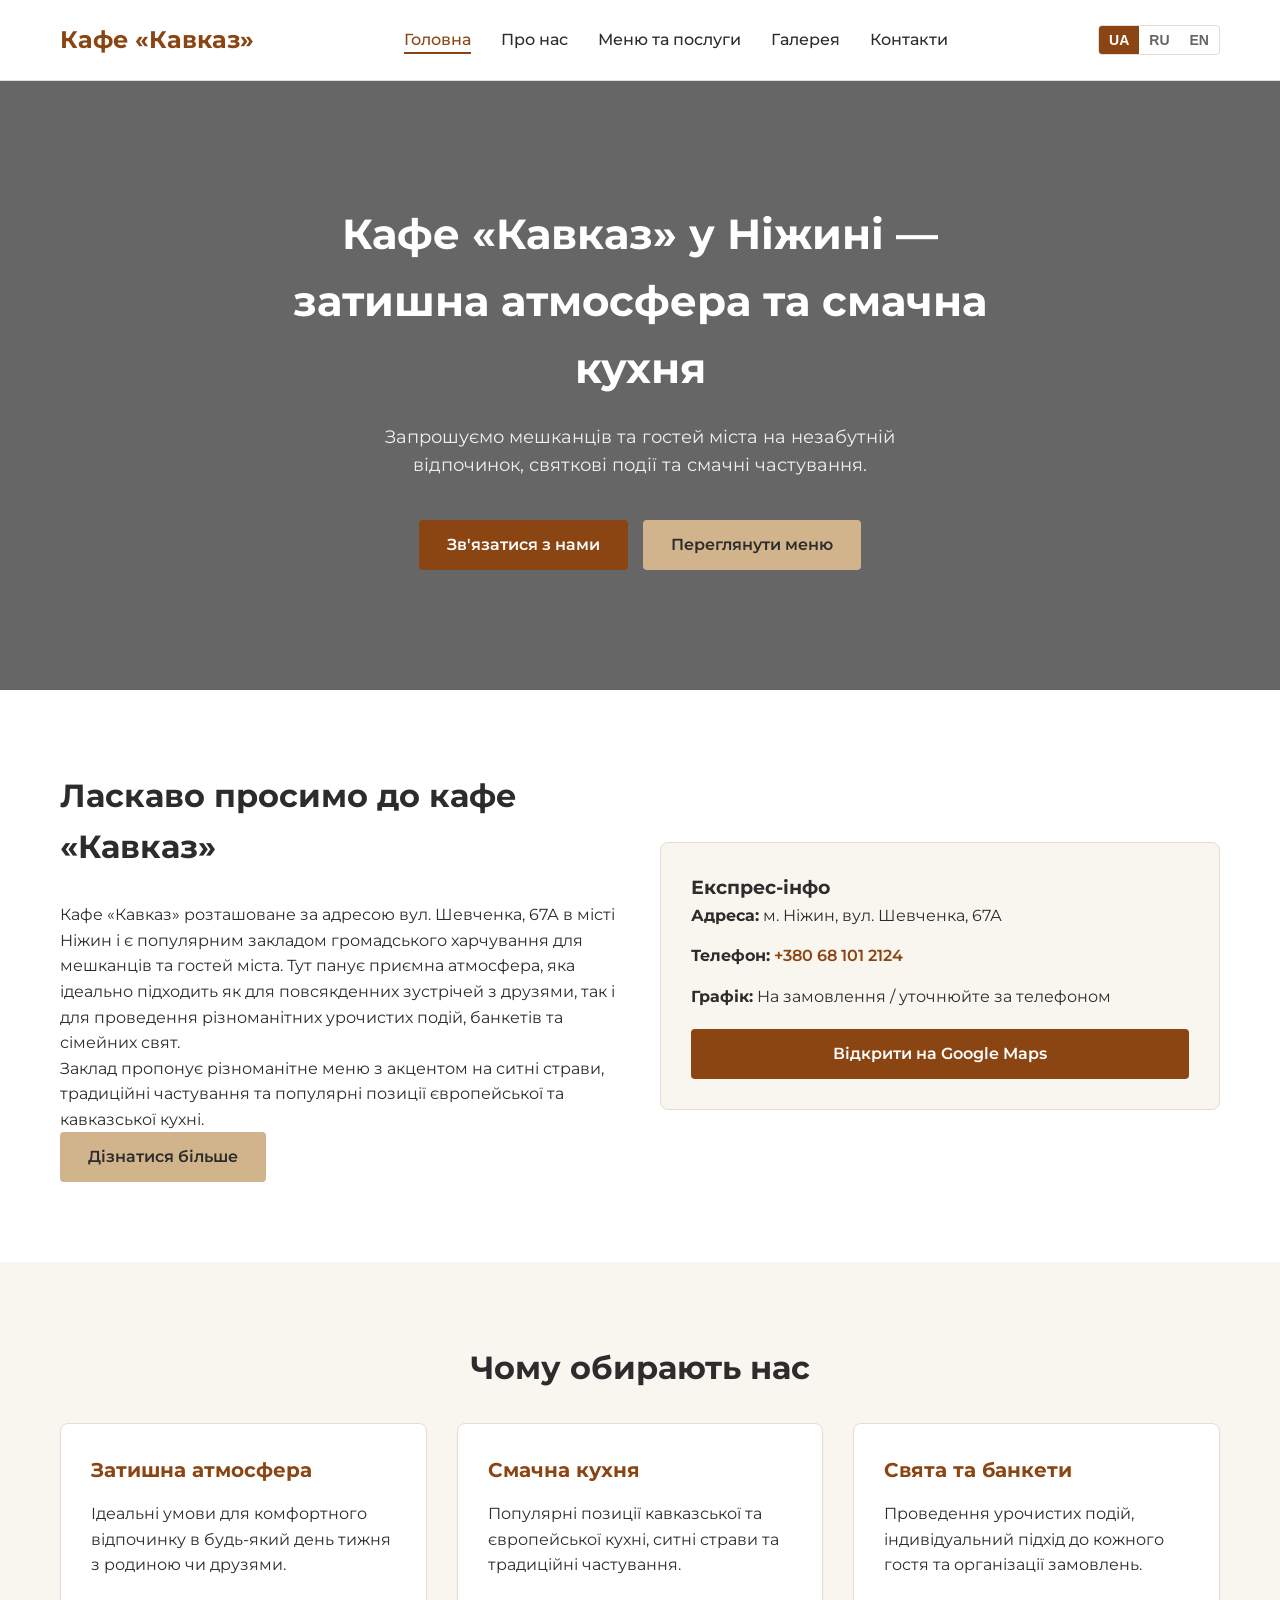
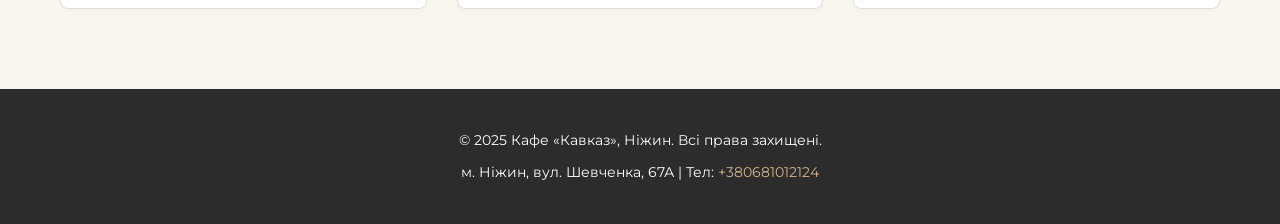
<file: index.html>
<!DOCTYPE html>
<html lang="uk">
<head>
    <meta charset="UTF-8">
    <meta name="viewport" content="width=device-width, initial-scale=1.0">
    <title>Кафе «Кавказ» у Ніжині — Головна</title>
    <link rel="preconnect" href="https://fonts.googleapis.com">
    <link rel="preconnect" href="https://fonts.gstatic.com" crossorigin>
    <link href="https://fonts.googleapis.com/css2?family=Montserrat:wght@400;500;600;700&display=swap" rel="stylesheet">
    <link rel="stylesheet" href="assets/style.css">
</head>
<body>
    <header class="site-header">
        <div class="container nav-container">
            <a href="index.html" class="logo">Кафе «Кавказ»</a>
            <nav class="main-nav" id="mainNav">
                <ul>
                    <li><a href="index.html" class="active" data-i18n="nav_home">Головна</a></li>
                    <li><a href="about.html" data-i18n="nav_about">Про нас</a></li>
                    <li><a href="services.html" data-i18n="nav_services">Меню та послуги</a></li>
                    <li><a href="gallery.html" data-i18n="nav_gallery">Галерея</a></li>
                    <li><a href="contacts.html" data-i18n="nav_contacts">Контакти</a></li>
                </ul>
            </nav>
            <div class="header-actions">
                <div class="lang-switcher">
                    <button class="lang-btn active" data-lang="uk">UA</button>
                    <button class="lang-btn" data-lang="ru">RU</button>
                    <button class="lang-btn" data-lang="en">EN</button>
                </div>
                <button class="menu-toggle" id="menuToggle" aria-label="Меню">
                    <span></span><span></span><span></span>
                </button>
            </div>
        </div>
    </header>

    <main>
        <section class="hero">
            <div class="container hero-content">
                <h1 data-i18n="hero_title">Кафе «Кавказ» у Ніжині — затишна атмосфера та смачна кухня</h1>
                <p data-i18n="hero_subtitle">Запрошуємо мешканців та гостей міста на незабутній відпочинок, святкові події та смачні частування.</p>
                <div class="hero-buttons">
                    <a href="contacts.html" class="btn btn-primary" data-i18n="btn_contact">Зв'язатися з нами</a>
                    <a href="services.html" class="btn btn-secondary" data-i18n="btn_menu">Переглянути меню</a>
                </div>
            </div>
        </section>

        <section class="section">
            <div class="container">
                <div class="grid-2">
                    <div>
                        <h2 class="section-title" data-i18n="welcome_title">Ласкаво просимо до кафе «Кавказ»</h2>
                        <p data-i18n="welcome_p1">Кафе «Кавказ» розташоване за адресою вул. Шевченка, 67А в місті Ніжин і є популярним закладом громадського харчування для мешканців та гостей міста. Тут панує приємна атмосфера, яка ідеально підходить як для повсякденних зустрічей з друзями, так і для проведення різноманітних урочистих подій, банкетів та сімейних свят.</p>
                        <p data-i18n="welcome_p2">Заклад пропонує різноманітне меню з акцентом на ситні страви, традиційні частування та популярні позиції європейської та кавказської кухні.</p>
                        <a href="about.html" class="btn btn-secondary" data-i18n="read_more">Дізнатися більше</a>
                    </div>
                    <div class="info-card">
                        <h3 data-i18n="quick_info">Експрес-інфо</h3>
                        <ul class="info-list">
                            <li><strong data-i18n="lbl_address">Адреса:</strong> м. Ніжин, вул. Шевченка, 67А</li>
                            <li><strong data-i18n="lbl_phone">Телефон:</strong> <a href="tel:+380681012124">+380 68 101 2124</a></li>
                            <li><strong data-i18n="lbl_hours">Графік:</strong> <span data-i18n="hours_val">На замовлення / уточнюйте за телефоном</span></li>
                        </ul>
                        <div class="map-link-wrap" style="margin-top: 20px;">
                            <a href="https://www.google.com/maps/search/?api=1&query=Кафе+Кавказ+Ніжин+вул+Шевченка+67А" target="_blank" rel="noopener" class="btn btn-primary" style="width: 100%; text-align: center;" data-i18n="open_map">Відкрити на Google Maps</a>
                        </div>
                    </div>
                </div>
            </div>
        </section>

        <section class="section bg-light">
            <div class="container">
                <h2 class="section-title text-center" data-i18n="advantages_title">Чому обирають нас</h2>
                <div class="grid-3">
                    <div class="card">
                        <h3 data-i18n="adv_1_title">Затишна атмосфера</h3>
                        <p data-i18n="adv_1_desc">Ідеальні умови для комфортного відпочинку в будь-який день тижня з родиною чи друзями.</p>
                    </div>
                    <div class="card">
                        <h3 data-i18n="adv_2_title">Смачна кухня</h3>
                        <p data-i18n="adv_2_desc">Популярні позиції кавказської та європейської кухні, ситні страви та традиційні частування.</p>
                    </div>
                    <div class="card">
                        <h3 data-i18n="adv_3_title">Свята та банкети</h3>
                        <p data-i18n="adv_3_desc">Проведення урочистих подій, індивідуальний підхід до кожного гостя та організації замовлень.</p>
                    </div>
                </div>
            </div>
        </section>
    </main>

    <footer class="site-footer">
        <div class="container footer-content">
            <p>&copy; 2025 Кафе «Кавказ», Ніжин. <span data-i18n="all_rights">Всі права захищені.</span></p>
            <p>м. Ніжин, вул. Шевченка, 67А | Тел: <a href="tel:+380681012124">+380681012124</a></p>
        </div>
    </footer>

    <script src="assets/script.js"></script>
</body>
</html>
</file>
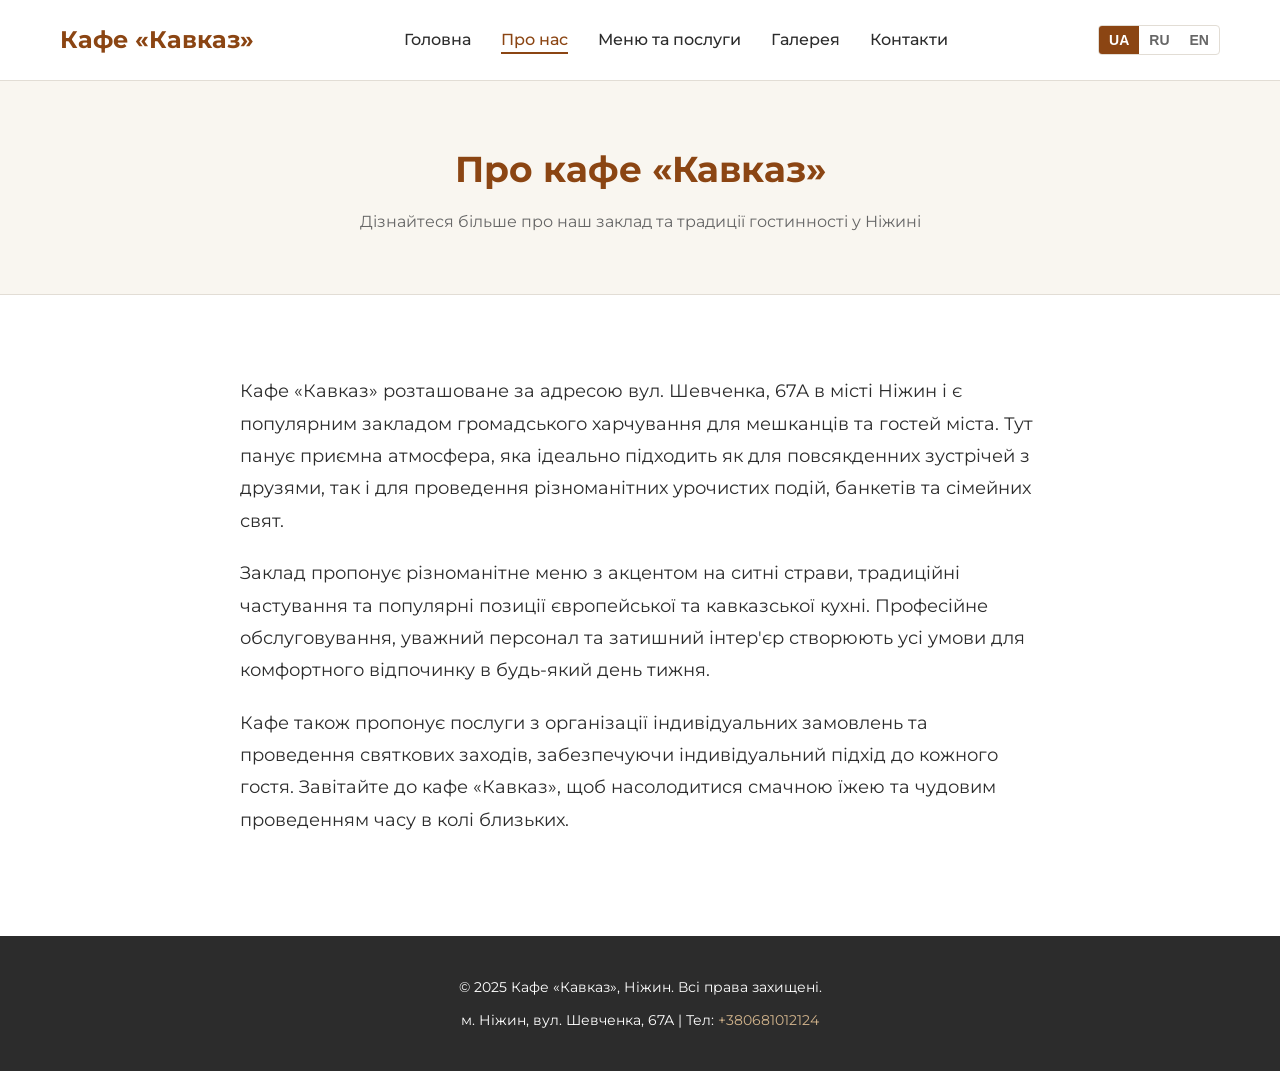
<file: about.html>
<!DOCTYPE html>
<html lang="uk">
<head>
    <meta charset="UTF-8">
    <meta name="viewport" content="width=device-width, initial-scale=1.0">
    <title>Кафе «Кавказ» у Ніжині — Про нас</title>
    <link rel="preconnect" href="https://fonts.googleapis.com">
    <link rel="preconnect" href="https://fonts.gstatic.com" crossorigin>
    <link href="https://fonts.googleapis.com/css2?family=Montserrat:wght@400;500;600;700&display=swap" rel="stylesheet">
    <link rel="stylesheet" href="assets/style.css">
</head>
<body>
    <header class="site-header">
        <div class="container nav-container">
            <a href="index.html" class="logo">Кафе «Кавказ»</a>
            <nav class="main-nav" id="mainNav">
                <ul>
                    <li><a href="index.html" data-i18n="nav_home">Головна</a></li>
                    <li><a href="about.html" class="active" data-i18n="nav_about">Про нас</a></li>
                    <li><a href="services.html" data-i18n="nav_services">Меню та послуги</a></li>
                    <li><a href="gallery.html" data-i18n="nav_gallery">Галерея</a></li>
                    <li><a href="contacts.html" data-i18n="nav_contacts">Контакти</a></li>
                </ul>
            </nav>
            <div class="header-actions">
                <div class="lang-switcher">
                    <button class="lang-btn active" data-lang="uk">UA</button>
                    <button class="lang-btn" data-lang="ru">RU</button>
                    <button class="lang-btn" data-lang="en">EN</button>
                </div>
                <button class="menu-toggle" id="menuToggle" aria-label="Меню">
                    <span></span><span></span><span></span>
                </button>
            </div>
        </div>
    </header>

    <main>
        <section class="page-header">
            <div class="container">
                <h1 data-i18n="about_page_title">Про кафе «Кавказ»</h1>
                <p data-i18n="about_page_subtitle">Дізнайтеся більше про наш заклад та традиції гостинності у Ніжині</p>
            </div>
        </section>

        <section class="section">
            <div class="container">
                <div class="about-content-block">
                    <p data-i18n="about_p1">Кафе «Кавказ» розташоване за адресою вул. Шевченка, 67А в місті Ніжин і є популярним закладом громадського харчування для мешканців та гостей міста. Тут панує приємна атмосфера, яка ідеально підходить як для повсякденних зустрічей з друзями, так і для проведення різноманітних урочистих подій, банкетів та сімейних свят.</p>
                    <p data-i18n="about_p2">Заклад пропонує різноманітне меню з акцентом на ситні страви, традиційні частування та популярні позиції європейської та кавказської кухні. Професійне обслуговування, уважний персонал та затишний інтер'єр створюють усі умови для комфортного відпочинку в будь-який день тижня.</p>
                    <p data-i18n="about_p3">Кафе також пропонує послуги з організації індивідуальних замовлень та проведення святкових заходів, забезпечуючи індивідуальний підхід до кожного гостя. Завітайте до кафе «Кавказ», щоб насолодитися смачною їжею та чудовим проведенням часу в колі близьких.</p>
                </div>
            </div>
        </section>
    </main>

    <footer class="site-footer">
        <div class="container footer-content">
            <p>&copy; 2025 Кафе «Кавказ», Ніжин. <span data-i18n="all_rights">Всі права захищені.</span></p>
            <p>м. Ніжин, вул. Шевченка, 67А | Тел: <a href="tel:+380681012124">+380681012124</a></p>
        </div>
    </footer>

    <script src="assets/script.js"></script>
</body>
</html>
</file>
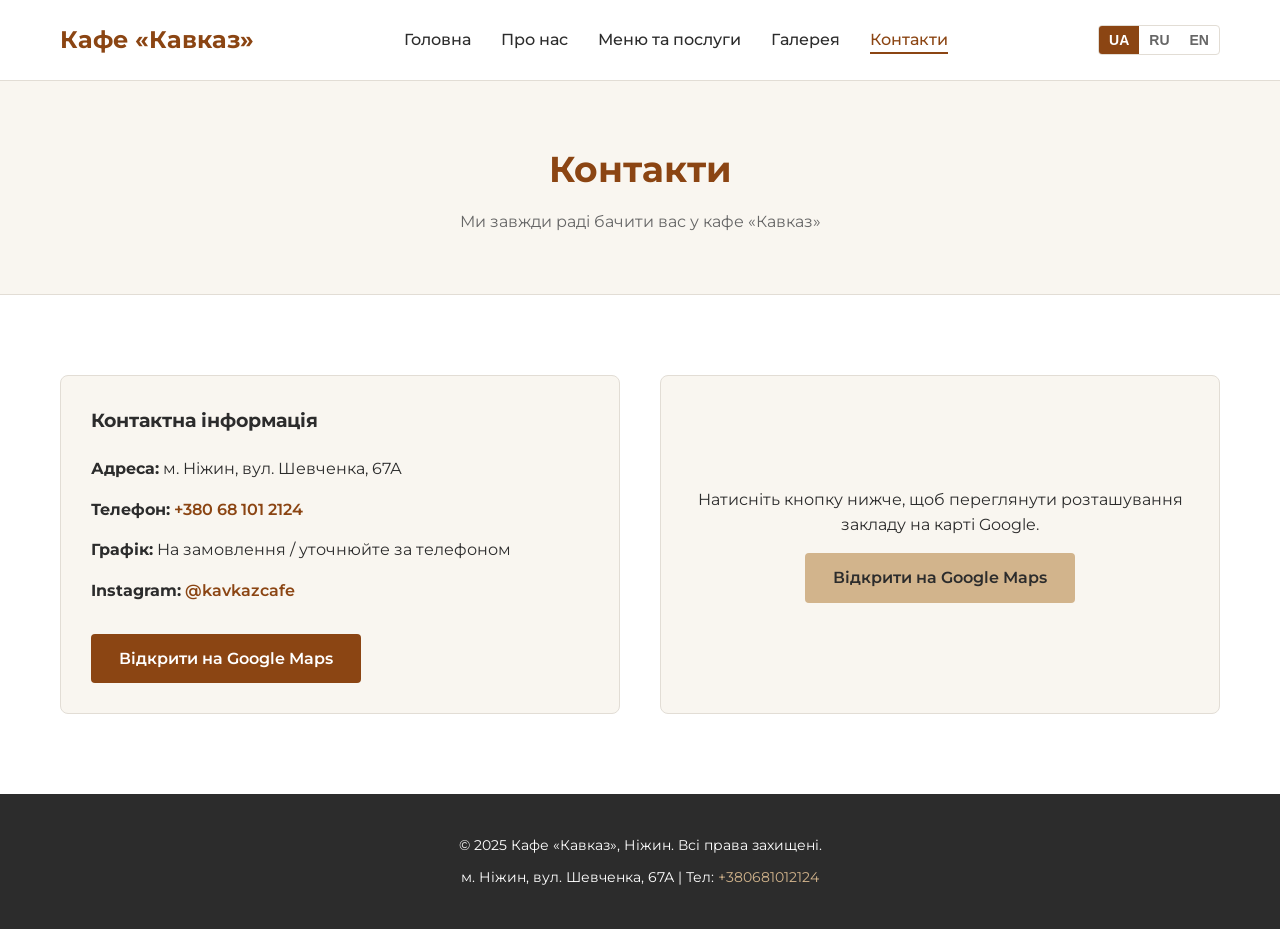
<file: contacts.html>
<!DOCTYPE html>
<html lang="uk">
<head>
    <meta charset="UTF-8">
    <meta name="viewport" content="width=device-width, initial-scale=1.0">
    <title>Кафе «Кавказ» у Ніжині — Контакти</title>
    <link rel="preconnect" href="https://fonts.googleapis.com">
    <link rel="preconnect" href="https://fonts.gstatic.com" crossorigin>
    <link href="https://fonts.googleapis.com/css2?family=Montserrat:wght@400;500;600;700&display=swap" rel="stylesheet">
    <link rel="stylesheet" href="assets/style.css">
</head>
<body>
    <header class="site-header">
        <div class="container nav-container">
            <a href="index.html" class="logo">Кафе «Кавказ»</a>
            <nav class="main-nav" id="mainNav">
                <ul>
                    <li><a href="index.html" data-i18n="nav_home">Головна</a></li>
                    <li><a href="about.html" data-i18n="nav_about">Про нас</a></li>
                    <li><a href="services.html" data-i18n="nav_services">Меню та послуги</a></li>
                    <li><a href="gallery.html" data-i18n="nav_gallery">Галерея</a></li>
                    <li><a href="contacts.html" class="active" data-i18n="nav_contacts">Контакти</a></li>
                </ul>
            </nav>
            <div class="header-actions">
                <div class="lang-switcher">
                    <button class="lang-btn active" data-lang="uk">UA</button>
                    <button class="lang-btn" data-lang="ru">RU</button>
                    <button class="lang-btn" data-lang="en">EN</button>
                </div>
                <button class="menu-toggle" id="menuToggle" aria-label="Меню">
                    <span></span><span></span><span></span>
                </button>
            </div>
        </div>
    </header>

    <main>
        <section class="page-header">
            <div class="container">
                <h1 data-i18n="contacts_page_title">Контакти</h1>
                <p data-i18n="contacts_page_subtitle">Ми завжди раді бачити вас у кафе «Кавказ»</p>
            </div>
        </section>

        <section class="section">
            <div class="container">
                <div class="grid-2">
                    <div class="info-card">
                        <h3 data-i18n="contact_details_title">Контактна інформація</h3>
                        <ul class="info-list" style="margin-top: 20px;">
                            <li><strong data-i18n="lbl_address">Адреса:</strong> м. Ніжин, вул. Шевченка, 67А</li>
                            <li><strong data-i18n="lbl_phone">Телефон:</strong> <a href="tel:+380681012124">+380 68 101 2124</a></li>
                            <li><strong data-i18n="lbl_hours">Графік роботи:</strong> <span data-i18n="hours_val">На замовлення / уточнюйте за телефоном</span></li>
                            <li><strong>Instagram:</strong> <a href="https://www.instagram.com/kavkazcafe/" target="_blank" rel="noopener">@kavkazcafe</a></li>
                        </ul>
                        <div style="margin-top: 30px;">
                            <a href="https://www.google.com/maps/search/?api=1&query=Кафе+Кавказ+Ніжин+вул+Шевченка+67А" target="_blank" rel="noopener" class="btn btn-primary" data-i18n="open_map">Відкрити на Google Maps</a>
                        </div>
                    </div>
                    <div class="map-wrapper">
                        <div class="map-placeholder-box">
                            <p data-i18n="map_prompt">Натисніть кнопку нижче, щоб переглянути розташування закладу на карті Google.</p>
                            <a href="https://www.google.com/maps/search/?api=1&query=Кафе+Кавказ+Ніжин+вул+Шевченка+67А" target="_blank" rel="noopener" class="btn btn-secondary" style="margin-top: 15px;" data-i18n="open_map">Перейти до Google Maps</a>
                        </div>
                    </div>
                </div>
            </div>
        </section>
    </main>

    <footer class="site-footer">
        <div class="container footer-content">
            <p>&copy; 2025 Кафе «Кавказ», Ніжин. <span data-i18n="all_rights">Всі права захищені.</span></p>
            <p>м. Ніжин, вул. Шевченка, 67А | Тел: <a href="tel:+380681012124">+380681012124</a></p>
        </div>
    </footer>

    <script src="assets/script.js"></script>
</body>
</html>
</file>
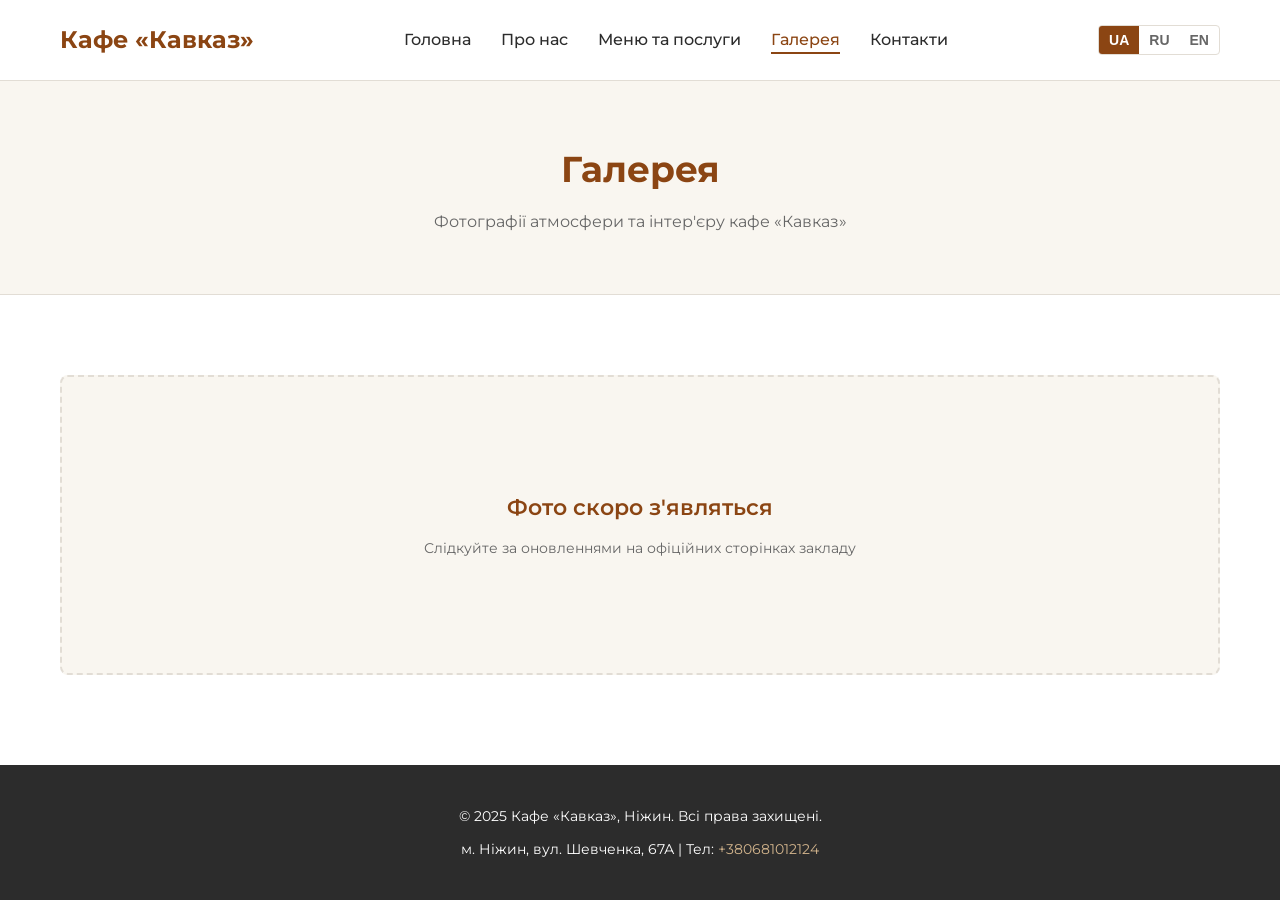
<file: gallery.html>
<!DOCTYPE html>
<html lang="uk">
<head>
    <meta charset="UTF-8">
    <meta name="viewport" content="width=device-width, initial-scale=1.0">
    <title>Кафе «Кавказ» у Ніжині — Галерея</title>
    <link rel="preconnect" href="https://fonts.googleapis.com">
    <link rel="preconnect" href="https://fonts.gstatic.com" crossorigin>
    <link href="https://fonts.googleapis.com/css2?family=Montserrat:wght@400;500;600;700&display=swap" rel="stylesheet">
    <link rel="stylesheet" href="assets/style.css">
</head>
<body>
    <header class="site-header">
        <div class="container nav-container">
            <a href="index.html" class="logo">Кафе «Кавказ»</a>
            <nav class="main-nav" id="mainNav">
                <ul>
                    <li><a href="index.html" data-i18n="nav_home">Головна</a></li>
                    <li><a href="about.html" data-i18n="nav_about">Про нас</a></li>
                    <li><a href="services.html" data-i18n="nav_services">Меню та послуги</a></li>
                    <li><a href="gallery.html" class="active" data-i18n="nav_gallery">Галерея</a></li>
                    <li><a href="contacts.html" data-i18n="nav_contacts">Контакти</a></li>
                </ul>
            </nav>
            <div class="header-actions">
                <div class="lang-switcher">
                    <button class="lang-btn active" data-lang="uk">UA</button>
                    <button class="lang-btn" data-lang="ru">RU</button>
                    <button class="lang-btn" data-lang="en">EN</button>
                </div>
                <button class="menu-toggle" id="menuToggle" aria-label="Меню">
                    <span></span><span></span><span></span>
                </button>
            </div>
        </div>
    </header>

    <main>
        <section class="page-header">
            <div class="container">
                <h1 data-i18n="gallery_page_title">Галерея</h1>
                <p data-i18n="gallery_page_subtitle">Фотографії атмосфери та інтер'єру кафе «Кавказ»</p>
            </div>
        </section>

        <section class="section">
            <div class="container">
                <div class="gallery-placeholder">
                    <div class="placeholder-box">
                        <p data-i18n="photos_coming_soon">Фото скоро з'являться</p>
                        <span class="placeholder-sub" data-i18n="photos_sub">Слідкуйте за оновленнями на офіційних сторінках закладу</span>
                    </div>
                </div>
            </div>
        </section>
    </main>

    <footer class="site-footer">
        <div class="container footer-content">
            <p>&copy; 2025 Кафе «Кавказ», Ніжин. <span data-i18n="all_rights">Всі права захищені.</span></p>
            <p>м. Ніжин, вул. Шевченка, 67А | Тел: <a href="tel:+380681012124">+380681012124</a></p>
        </div>
    </footer>

    <script src="assets/script.js"></script>
</body>
</html>
</file>
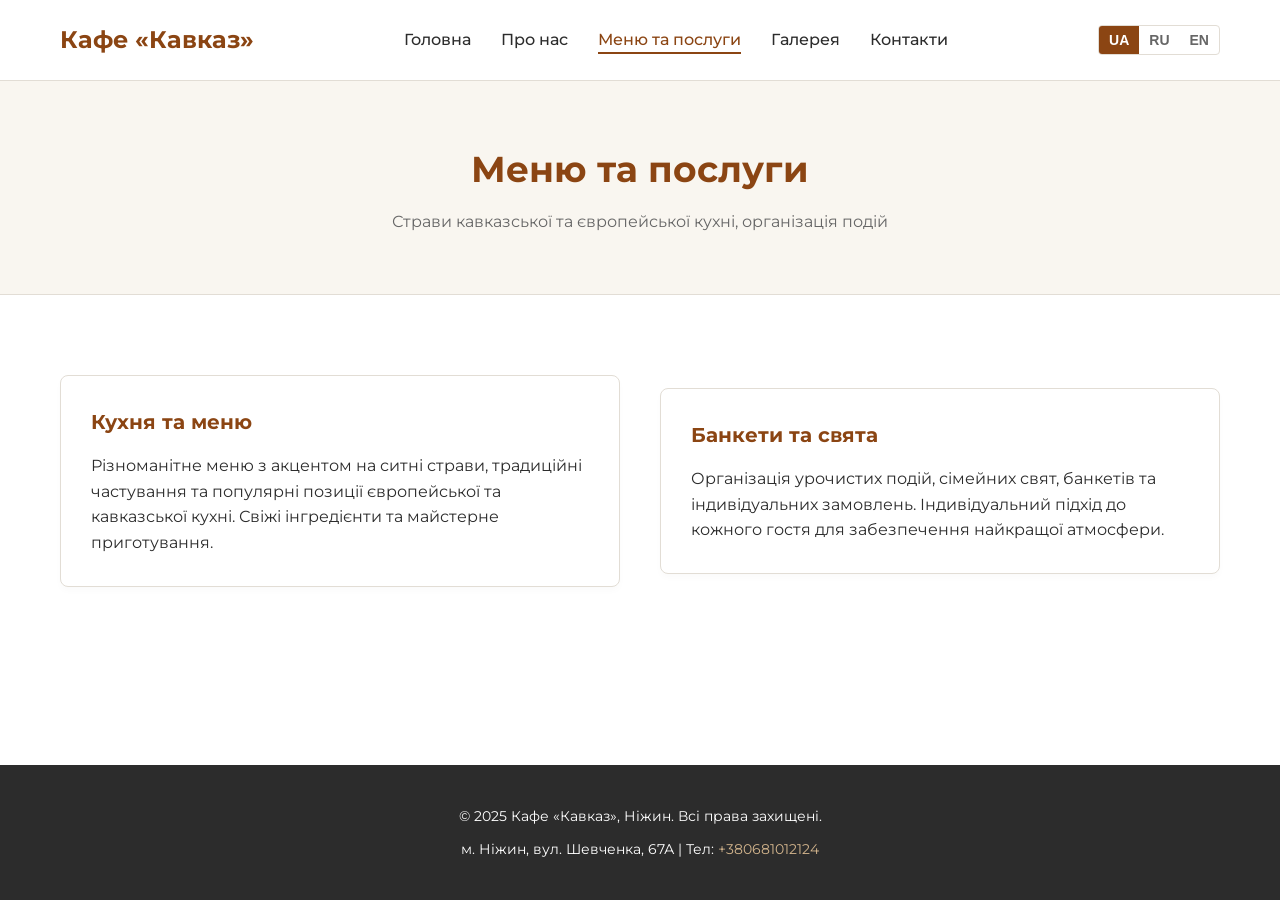
<file: services.html>
<!DOCTYPE html>
<html lang="uk">
<head>
    <meta charset="UTF-8">
    <meta name="viewport" content="width=device-width, initial-scale=1.0">
    <title>Кафе «Кавказ» у Ніжині — Меню та послуги</title>
    <link rel="preconnect" href="https://fonts.googleapis.com">
    <link rel="preconnect" href="https://fonts.gstatic.com" crossorigin>
    <link href="https://fonts.googleapis.com/css2?family=Montserrat:wght@400;500;600;700&display=swap" rel="stylesheet">
    <link rel="stylesheet" href="assets/style.css">
</head>
<body>
    <header class="site-header">
        <div class="container nav-container">
            <a href="index.html" class="logo">Кафе «Кавказ»</a>
            <nav class="main-nav" id="mainNav">
                <ul>
                    <li><a href="index.html" data-i18n="nav_home">Головна</a></li>
                    <li><a href="about.html" data-i18n="nav_about">Про нас</a></li>
                    <li><a href="services.html" class="active" data-i18n="nav_services">Меню та послуги</a></li>
                    <li><a href="gallery.html" data-i18n="nav_gallery">Галерея</a></li>
                    <li><a href="contacts.html" data-i18n="nav_contacts">Контакти</a></li>
                </ul>
            </nav>
            <div class="header-actions">
                <div class="lang-switcher">
                    <button class="lang-btn active" data-lang="uk">UA</button>
                    <button class="lang-btn" data-lang="ru">RU</button>
                    <button class="lang-btn" data-lang="en">EN</button>
                </div>
                <button class="menu-toggle" id="menuToggle" aria-label="Меню">
                    <span></span><span></span><span></span>
                </button>
            </div>
        </div>
    </header>

    <main>
        <section class="page-header">
            <div class="container">
                <h1 data-i18n="services_page_title">Меню та послуги</h1>
                <p data-i18n="services_page_subtitle">Страви кавказської та європейської кухні, організація подій</p>
            </div>
        </section>

        <section class="section">
            <div class="container">
                <div class="grid-2">
                    <div class="card">
                        <h3 data-i18n="serv_cuisine_title">Кухня та меню</h3>
                        <p data-i18n="serv_cuisine_desc">Різноманітне меню з акцентом на ситні страви, традиційні частування та популярні позиції європейської та кавказської кухні. Свіжі інгредієнти та майстерне приготування.</p>
                    </div>
                    <div class="card">
                        <h3 data-i18n="serv_events_title">Банкети та свята</h3>
                        <p data-i18n="serv_events_desc">Організація урочистих подій, сімейних свят, банкетів та індивідуальних замовлень. Індивідуальний підхід до кожного гостя для забезпечення найкращої атмосфери.</p>
                    </div>
                </div>
            </div>
        </section>
    </main>

    <footer class="site-footer">
        <div class="container footer-content">
            <p>&copy; 2025 Кафе «Кавказ», Ніжин. <span data-i18n="all_rights">Всі права захищені.</span></p>
            <p>м. Ніжин, вул. Шевченка, 67А | Тел: <a href="tel:+380681012124">+380681012124</a></p>
        </div>
    </footer>

    <script src="assets/script.js"></script>
</body>
</html>
</file>
<file: assets/style.css>
:root {
    --primary: #8B4513;
    --primary-dark: #5c2c0c;
    --secondary: #D2B48C;
    --bg-light: #F9F6F0;
    --text-main: #2C2C2C;
    --text-muted: #666666;
    --white: #FFFFFF;
    --border-color: #E2DDD5;
    --transition: all 0.3s ease;
}

* {
    box-sizing: border-box;
    margin: 0;
    padding: 0;
}

body {
    font-family: 'Montserrat', sans-serif;
    color: var(--text-main);
    background-color: var(--white);
    line-height: 1.6;
    display: flex;
    flex-direction: column;
    min-height: 100vh;
}

a {
    color: inherit;
    text-decoration: none;
}

ul {
    list-style: none;
}

.container {
    max-width: 1200px;
    margin: 0 auto;
    padding: 0 20px;
    width: 100%;
}

/* Header & Nav */
.site-header {
    background: var(--white);
    border-bottom: 1px solid var(--border-color);
    position: sticky;
    top: 0;
    z-index: 1000;
}

.nav-container {
    display: flex;
    align-items: center;
    justify-content: space-between;
    height: 80px;
}

.logo {
    font-size: 24px;
    font-weight: 700;
    color: var(--primary);
}

.main-nav ul {
    display: flex;
    gap: 30px;
}

.main-nav a {
    font-weight: 500;
    color: var(--text-main);
    transition: var(--transition);
    position: relative;
    padding: 5px 0;
}

.main-nav a:hover,
.main-nav a.active {
    color: var(--primary);
}

.main-nav a.active::after {
    content: '';
    position: absolute;
    bottom: 0;
    left: 0;
    width: 100%;
    height: 2px;
    background-color: var(--primary);
}

.header-actions {
    display: flex;
    align-items: center;
    gap: 20px;
}

.lang-switcher {
    display: flex;
    border: 1px solid var(--border-color);
    border-radius: 4px;
    overflow: hidden;
}

.lang-btn {
    background: none;
    border: none;
    padding: 6px 10px;
    font-size: 14px;
    font-weight: 600;
    cursor: pointer;
    transition: var(--transition);
    color: var(--text-muted);
}

.lang-btn.active,
.lang-btn:hover {
    background: var(--primary);
    color: var(--white);
}

.menu-toggle {
    display: none;
    background: none;
    border: none;
    cursor: pointer;
    flex-direction: column;
    gap: 6px;
    padding: 5px;
}

.menu-toggle span {
    display: block;
    width: 25px;
    height: 2px;
    background: var(--text-main);
    transition: var(--transition);
}

/* Hero */
.hero {
    background: linear-gradient(rgba(0,0,0,0.6), rgba(0,0,0,0.6)), url('https://images.unsplash.com/photo-1517248135467-4c7edcad34c4?auto=format&fit=crop&w=1920&q=80') center/cover no-repeat;
    color: var(--white);
    padding: 120px 0;
    text-align: center;
}

.hero-content h1 {
    font-size: 42px;
    font-weight: 700;
    margin-bottom: 20px;
    max-width: 800px;
    margin-left: auto;
    margin-right: auto;
}

.hero-content p {
    font-size: 18px;
    margin-bottom: 40px;
    max-width: 600px;
    margin-left: auto;
    margin-right: auto;
    color: #f0f0f0;
}

.hero-buttons {
    display: flex;
    justify-content: center;
    gap: 15px;
    flex-wrap: wrap;
}

/* Buttons */
.btn {
    display: inline-block;
    padding: 12px 28px;
    border-radius: 4px;
    font-weight: 600;
    transition: var(--transition);
    cursor: pointer;
    border: none;
    text-align: center;
}

.btn-primary {
    background-color: var(--primary);
    color: var(--white);
}

.btn-primary:hover {
    background-color: var(--primary-dark);
}

.btn-secondary {
    background-color: var(--secondary);
    color: var(--text-main);
}

.btn-secondary:hover {
    background-color: #c4a47c;
}

/* Sections */
.section {
    padding: 80px 0;
}

.bg-light {
    background-color: var(--bg-light);
}

.section-title {
    font-size: 32px;
    font-weight: 700;
    margin-bottom: 30px;
    color: var(--text-main);
}

.text-center {
    text-align: center;
}

.grid-2 {
    display: grid;
    grid-template-columns: 1fr 1fr;
    gap: 40px;
    align-items: center;
}

.grid-3 {
    display: grid;
    grid-template-columns: repeat(3, 1fr);
    gap: 30px;
}

/* Cards */
.card {
    background: var(--white);
    padding: 30px;
    border-radius: 8px;
    border: 1px solid var(--border-color);
    box-shadow: 0 4px 6px rgba(0,0,0,0.02);
}

.card h3 {
    font-size: 20px;
    margin-bottom: 15px;
    color: var(--primary);
}

.info-card {
    background: var(--bg-light);
    padding: 30px;
    border-radius: 8px;
    border: 1px solid var(--border-color);
}

.info-list li {
    margin-bottom: 15px;
    font-size: 16px;
}

.info-list a {
    color: var(--primary);
    font-weight: 600;
}

/* Page Header */
.page-header {
    background-color: var(--bg-light);
    padding: 60px 0;
    text-align: center;
    border-bottom: 1px solid var(--border-color);
}

.page-header h1 {
    font-size: 36px;
    margin-bottom: 10px;
    color: var(--primary);
}

.page-header p {
    color: var(--text-muted);
    font-size: 16px;
}

/* About Page text */
.about-content-block {
    max-width: 800px;
    margin: 0 auto;
}

.about-content-block p {
    margin-bottom: 20px;
    font-size: 18px;
    line-height: 1.8;
}

/* Gallery Placeholder */
.gallery-placeholder {
    min-height: 300px;
    display: flex;
    align-items: center;
    justify-content: center;
    background: var(--bg-light);
    border: 2px dashed var(--border-color);
    border-radius: 8px;
    text-align: center;
    padding: 40px;
}

.placeholder-box p {
    font-size: 22px;
    font-weight: 600;
    color: var(--primary);
    margin-bottom: 10px;
}

.placeholder-sub {
    color: var(--text-muted);
    font-size: 14px;
}

/* Map Placeholder */
.map-wrapper {
    background: var(--bg-light);
    border: 1px solid var(--border-color);
    border-radius: 8px;
    height: 100%;
    min-height: 300px;
    display: flex;
    align-items: center;
    justify-content: center;
    padding: 30px;
    text-align: center;
}

/* Footer */
.site-footer {
    background: var(--text-main);
    color: var(--white);
    padding: 40px 0;
    margin-top: auto;
    text-align: center;
    font-size: 14px;
}

.footer-content {
    display: flex;
    flex-direction: column;
    gap: 10px;
    align-items: center;
}

.site-footer a {
    color: var(--secondary);
}

/* Responsive */
@media (max-width: 900px) {
    .grid-2,
    .grid-3 {
        grid-template-columns: 1fr;
    }
    
    .main-nav {
        display: none;
        position: absolute;
        top: 80px;
        left: 0;
        width: 100%;
        background: var(--white);
        border-bottom: 1px solid var(--border-color);
        padding: 20px 0;
    }

    .main-nav.open {
        display: block;
    }

    .main-nav ul {
        flex-direction: column;
        align-items: center;
        gap: 15px;
    }

    .menu-toggle {
        display: flex;
    }

    .hero-content h1 {
        font-size: 32px;
    }
}
</file>
